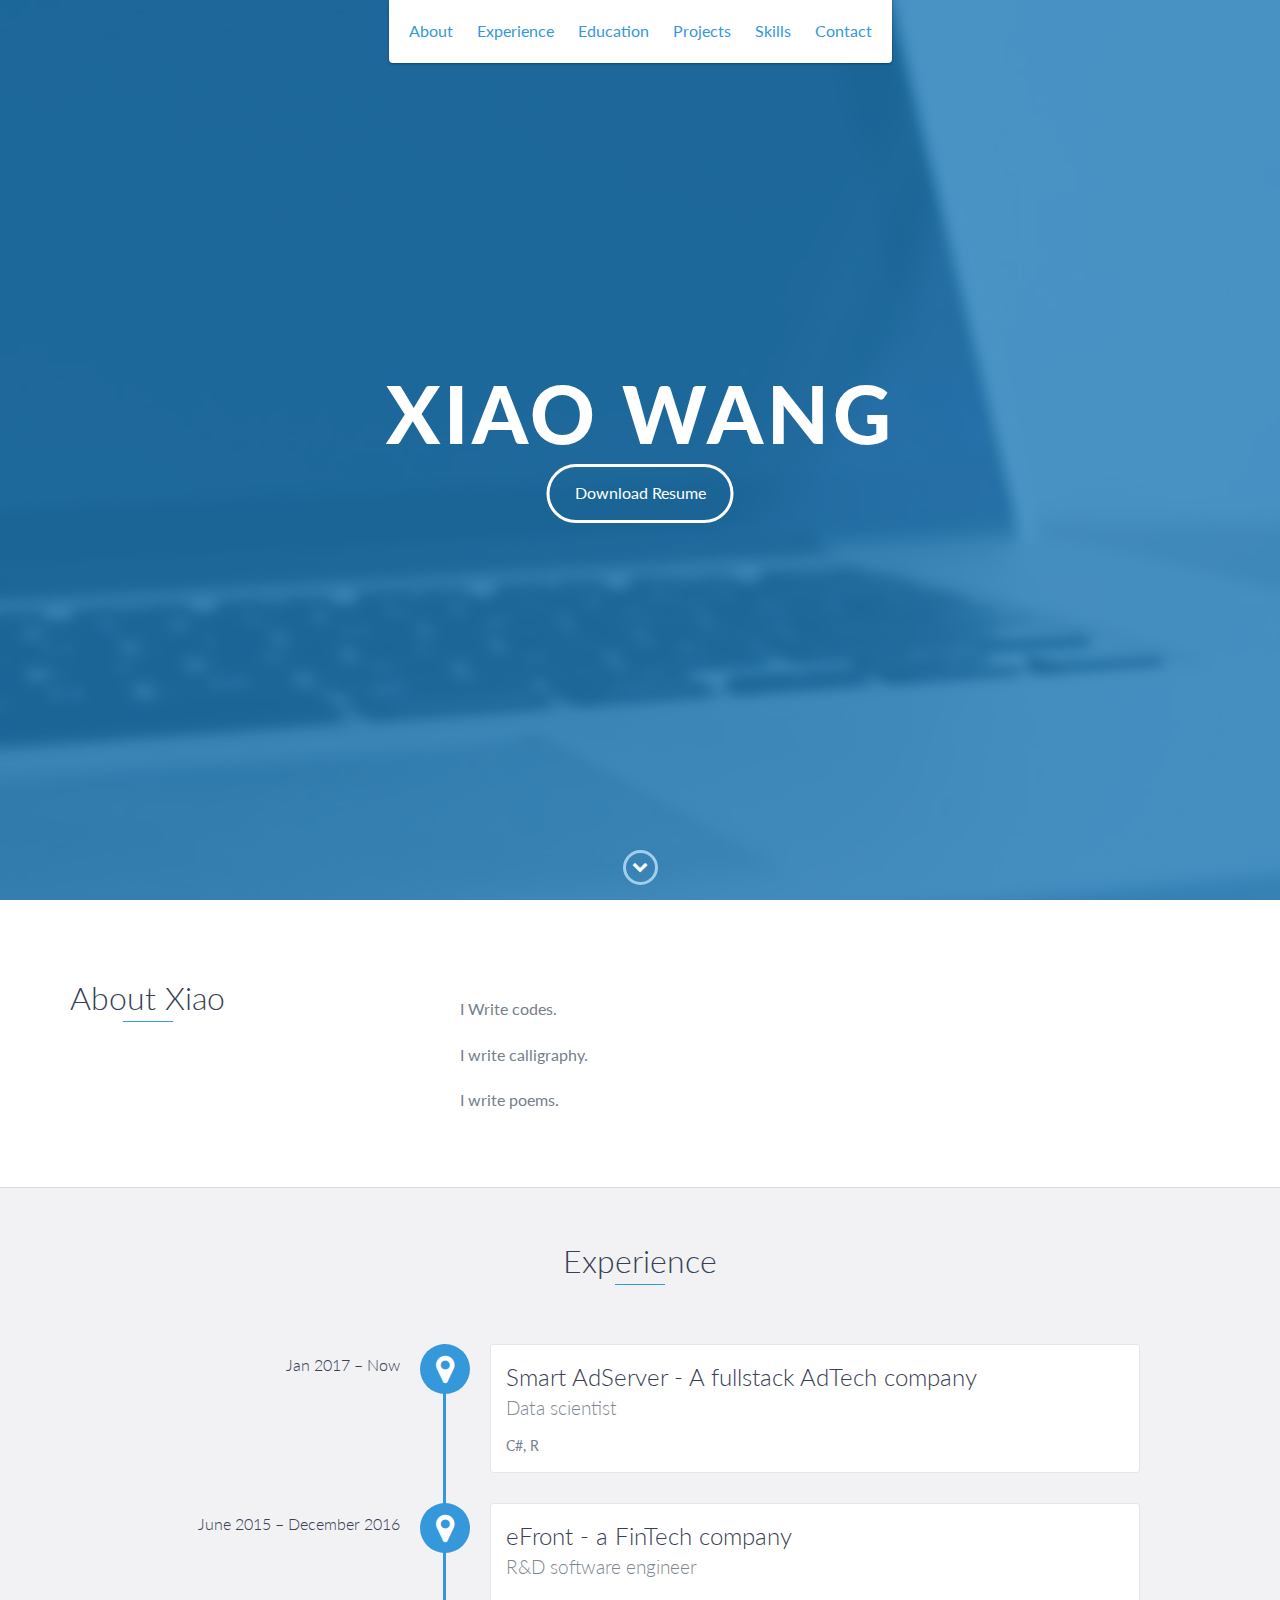
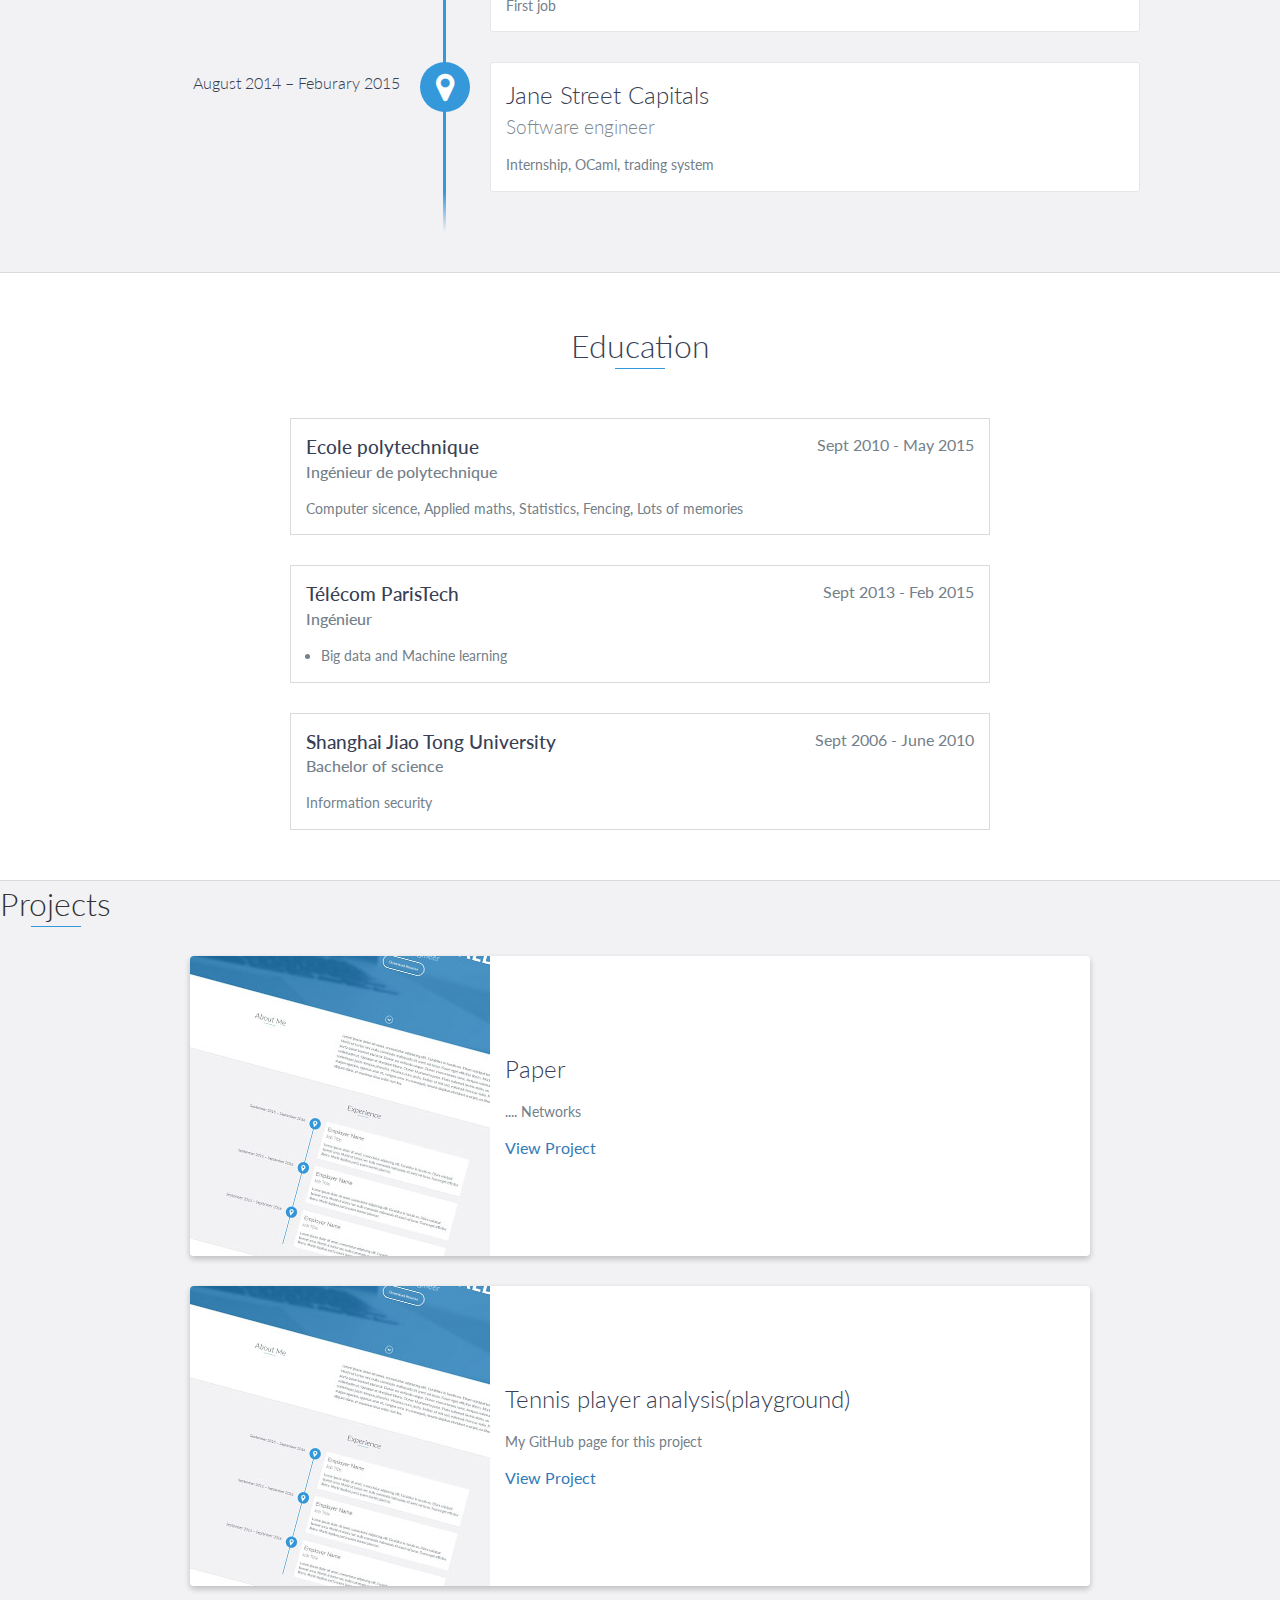
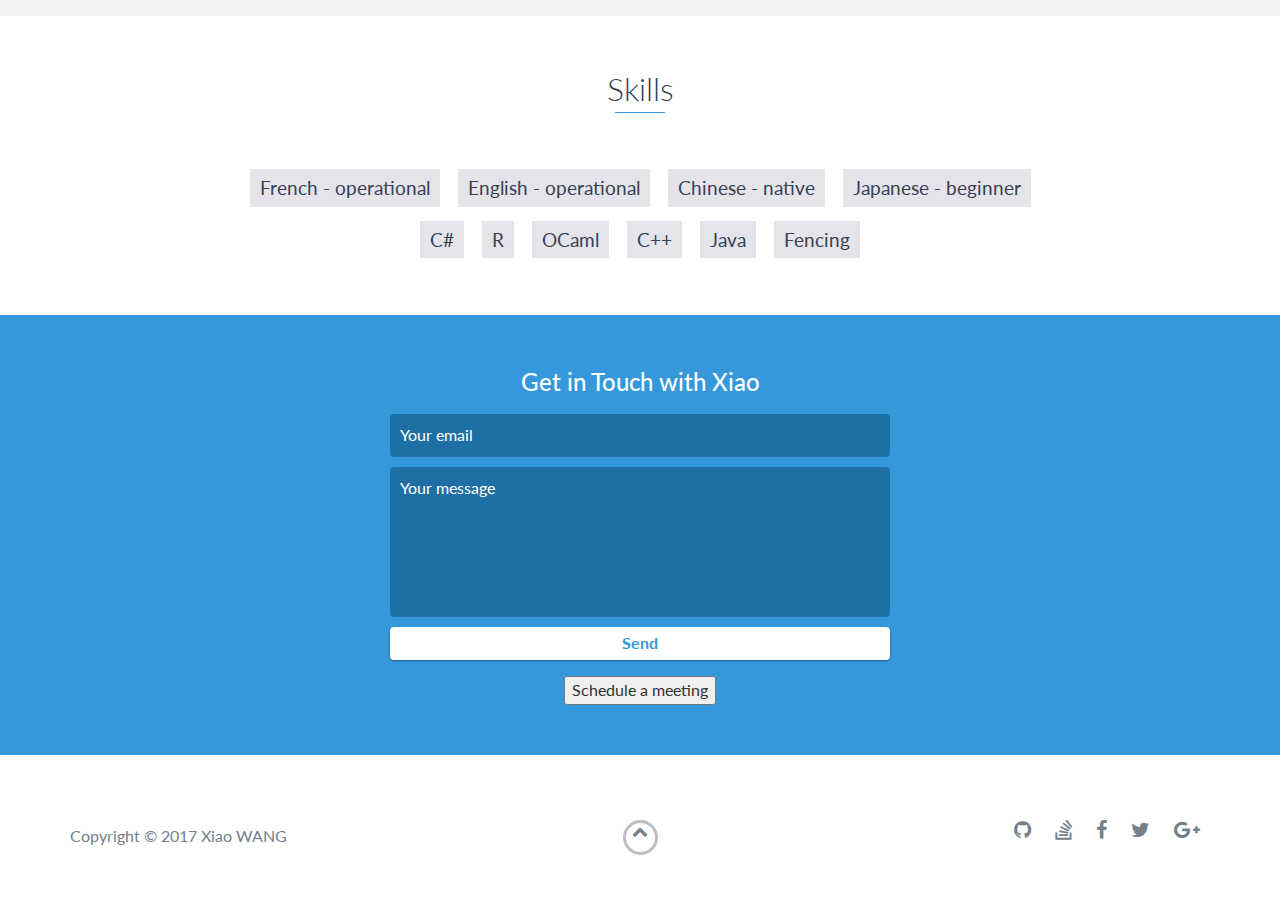
<file: index.html>
<html class="no-js" lang="en">

<head>
    <meta charset="utf-8">
    <meta http-equiv="X-UA-Compatible" content="IE=edge">
    <meta name="viewport" content="width=device-width, initial-scale=1">
    <title>Xiao's Portfolio</title>
	<link rel="shortcut icon" href="favicon.ico" type="image/x-icon">
	<link rel="icon" href="favicon.ico" type="image/x-icon">
    <link href="https://fonts.googleapis.com/css?family=Lato:300,400,700,900" rel="stylesheet">
    <link rel="stylesheet" href="libs/font-awesome/css/font-awesome.min.css">
    <link href="css/bootstrap.min.css" rel="stylesheet">
    <link href="css/styles.css" rel="stylesheet">
</head>

<body>
    <div id="mobile-menu-open" class="shadow-large">
        <i class="fa fa-bars" aria-hidden="true"></i>
    </div>
    <!-- End #mobile-menu-toggle -->
    <header>
        <div id="mobile-menu-close">
            <span>Close</span> <i class="fa fa-times" aria-hidden="true"></i>
        </div>
        <ul id="menu" class="shadow">
            <li>
                <a href="#about">About</a>
            </li>
            <li>
                <a href="#experience">Experience</a>
            </li>
            <li>
                <a href="#education">Education</a>
            </li>
            <li>
                <a href="#projects">Projects</a>
            </li>
            <li>
                <a href="#skills">Skills</a>
            </li>
            <li>
                <a href="#contact">Contact</a>
            </li>
        </ul>
    </header>
    <!-- End header -->

    <div id="lead">
        <div id="lead-content">
            <h1>Xiao WANG</h1>
            <h2></h2>
            <a href="Xiao%20WANG-CV.pdf" download="XiaoWANG-CV.pdf" class="btn-rounded-white">Download Resume</a>
        </div>
        <!-- End #lead-content -->

        <div id="lead-overlay"></div>

        <div id="lead-down">
            <span>
                <i class="fa fa-chevron-down" aria-hidden="true"></i>
            </span>
        </div>
        <!-- End #lead-down -->
    </div>
    <!-- End #lead -->

    <div id="about">
        <div class="container">
            <div class="row">
                <div class="col-md-4">
                    <h2 class="heading">About Xiao</h2>
                </div>
                <div class="col-md-8">
                    <p>
                        <br>I Write codes.</br>
                        <br>I write calligraphy.</br>
                        <br>I write poems. </br>
                    </p>
                </div>
            </div>
        </div>
    </div>
    <!-- End #about -->

    <div id="experience" class="background-alt">
        <h2 class="heading">Experience</h2>
        <div id="experience-timeline">
            <div data-date="Jan 2017 – Now">
                <h3>Smart AdServer - A fullstack AdTech company</h3>
                <h4>Data scientist</h4>
                <p>
                    C#, R
                </p>
            </div>

            <div data-date="June 2015 – December 2016">
                <h3>eFront - a FinTech company</h3>
                <h4>R&D software engineer</h4>
                <p>
                    First job
                </p>
            </div>

            <div data-date="August 2014 – Feburary 2015">
                <h3>Jane Street Capitals </h3>
                <h4>Software engineer</h4>
                <p>
                    Internship, OCaml, trading system
                </p>
            </div>
        </div>
    </div>
    <!-- End #experience -->

    <div id="education">
        <h2 class="heading">Education</h2>
        <div class="education-block">
            <h3>Ecole polytechnique</h3>
            <span class="education-date">Sept 2010 - May 2015</span>
            <h4>Ingénieur de polytechnique</h4>
            <p>
                Computer sicence, Applied maths, Statistics, Fencing, Lots of memories
            </p>
        </div>
        <!-- End .education-block -->

        <div class="education-block">
            <h3>Télécom ParisTech</h3>
            <span class="education-date">Sept 2013 - Feb 2015</span>
            <h4>Ingénieur</h4>
            <ul>
                <li>
                    Big data and Machine learning
                </li>
            </ul>
        </div>

        <div class="education-block">
            <h3>Shanghai Jiao Tong University</h3>
            <span class="education-date">Sept 2006 - June 2010</span>
            <h4>Bachelor of science</h4>
            <p>
                Information security</p>
        </div>
        <!-- End .education-block -->
    </div>
    <!-- End #education -->

    <div id="projects & papers" class="background-alt">
        <h2 class="heading">Projects</h2>
        <div class="container">
            <div class="row">
                <div class="project shadow-large">
                    <div class="project-image">
                        <img src="images/project.jpg" />
                    </div>
                    <!-- End .project-image -->
                    <div class="project-info">
                        <h3>Paper</h3>
                        <p>
                            .... Networks
                        </p>
                        <a href="#">View Project</a>
                    </div>
                    <!-- End .project-info -->
                </div>
                <!-- End .project -->

                <div class="project shadow-large">
                    <div class="project-image">
                        <img src="images/project.jpg" />
                    </div>
                    <!-- End .project-image -->
                    <div class="project-info">
                        <h3>Tennis player analysis(playground)</h3>
                        <p>
                            My GitHub page for this project
                        </p>
                        <a href="https://github.com/wangxiaox10/AtpDataMining">View Project</a>
                    </div>
                    <!-- End .project-info -->
                </div>
                <!-- End .project -->
            </div>
        </div>
    </div>
    <!-- End #projects -->

    <div id="skills">
        <h2 class="heading">Skills</h2>
        <ul>
            <li>French - operational</li>
            <li>English - operational </li>
            <li>Chinese - native</li>
            <li>Japanese - beginner</li>
            <li>C#</li>
            <li>R</li>
            <li>OCaml</li>
            <li>C++</li>
            <li>Java</li>
            <li>Fencing</li>
        </ul>
    </div>
    <!-- End #skills -->

    <div id="contact">
        <h2>Get in Touch with Xiao</h2>
        <div id="contact-form">
            <form method="POST" action="https://formspree.io/cherrywongcn@gmail.com">
                <input type="hidden" name="subject" value="Contact request from Xiao's website" />
                <input type="email" name="replyto" placeholder="Your email" required>
                <textarea name="message" placeholder="Your message" required></textarea>
                <button type="submit">Send</button>
            </form>
        </div>
        <div id="doodle-form">
            <button type="button" onclick="location.href='https://beta.doodle.com/xiaowang'">Schedule a meeting</button>
        </div>
        <!-- End #contact-form -->
    </div>
    <!-- End #contact -->

    <footer>
        <div class="container">
            <div class="row">
                <div class="col-sm-5 copyright">
                    <p>
                        Copyright &copy; 2017 Xiao WANG
                    </p>
                </div>
                <div class="col-sm-2 top">
                    <span id="to-top">
                        <i class="fa fa-chevron-up" aria-hidden="true"></i>
                    </span>
                </div>
                <div class="col-sm-5 social">
                    <ul>
                        <li>
                            <a href="https://github.com/" target="_blank"><i class="fa fa-github" aria-hidden="true"></i></a>
                        </li>
                        <li>
                            <a href="https://stackoverflow.com/" target="_blank"><i class="fa fa-stack-overflow" aria-hidden="true"></i></a>
                        </li>
                        <li>
                            <a href="https://www.facebook.com/" target="_blank"><i class="fa fa-facebook" aria-hidden="true"></i></a>
                        </li>
                        <li>
                            <a href="https://twitter.com/" target="_blank"><i class="fa fa-twitter" aria-hidden="true"></i></a>
                        </li>
                        <li>
                            <a href="https://plus.google.com/" target="_blank"><i class="fa fa-google-plus" aria-hidden="true"></i></a>
                        </li>
                    </ul>
                </div>
            </div>
        </div>
    </footer>
    <!-- End footer -->

    <script src="https://ajax.googleapis.com/ajax/libs/jquery/1.12.4/jquery.min.js"></script>
    <script src="js/scripts.min.js"></script>
</body>

</html>
</file>
<file: css/styles.css>
/*!
    Title: Dev Portfolio Template
    Version: 1.2.1
    Last Change: 08/28/2017
    Author: Ryan Fitzgerald
    Repo: https://github.com/RyanFitzgerald/devportfolio-template
    Issues: https://github.com/RyanFitzgerald/devportfolio-template/issues

    Description: This file contains all the styles associated with the page
    that don't come from third party libraries. This file gets compiled using
    Gulp and send to the /css folder which is then loaded on the page.
*/body{font-family:'Lato', sans-serif;font-size:16px}body.active{overflow:hidden;z-index:-1}.no-js #experience-timeline>div{background:#fff;padding:10px;margin-bottom:10px;border:1px solid #dcd9d9}.no-js #experience-timeline>div h3{font-size:1.5em;font-weight:300;color:#374054;display:inline-block;margin:0}.no-js #experience-timeline>div h4{font-size:1.2em;font-weight:300;color:#7e8890;margin:0 0 15px 0}.no-js #experience-timeline>div p{color:#74808a;font-size:0.9em;margin:0}.no-js #experience-timeline:before,.no-js #experience-timeline:after{content:none}@keyframes dropHeader{0%{transform:translateY(-100%)}100%{transform:translateY(0)}}header{position:absolute;top:0;left:0;right:0;text-align:center;z-index:10;animation-name:dropHeader;animation-iteration-count:1;animation-timing-function:ease;animation-duration:0.75s}header ul{display:inline-block;background:#fff;text-align:center;padding:10px;margin:0;border-bottom-right-radius:4px;border-bottom-left-radius:4px}header li{display:inline-block}header a{display:block;color:#3498db;padding:10px}header a:hover{color:#217dbb;text-decoration:none;background:#eee;border-radius:4px}header a:focus{color:#3498db;text-decoration:none}header.active{display:block}header.sticky{position:fixed;z-index:999}#menu.active{display:block}#mobile-menu-open{display:none;cursor:pointer;position:fixed;right:15px;top:10px;color:#3498db;font-size:1.5em;z-index:20;padding:0 7px;border-radius:4px;background:#fff}#mobile-menu-close{display:none;text-align:right;width:100%;background:#fff;font-size:1.5em;padding-right:15px;padding-top:10px;cursor:pointer;color:#3498db}#mobile-menu-close span{font-size:0.5em;text-transform:uppercase}#mobile-menu-close i{vertical-align:middle}footer{padding:50px 0}.copyright{padding-top:20px}.copyright p{margin:0;color:#74808a}.top{text-align:center}.top span{cursor:pointer;display:block;margin:15px auto 0 auto;width:35px;height:35px;border-radius:50%;border:3px solid #b9bfc4;text-align:center}.top i{color:#74808a}.social{text-align:right}.social ul{margin:5px 0 0 0;padding:0}.social li{display:inline-block;font-size:1.25em;list-style:none}.social a{display:block;color:#74808a;padding:10px}.social a:hover{color:#3498db}.btn-rounded-white{display:inline-block;color:#fff;padding:15px 25px;border:3px solid #fff;border-radius:30px;transition:.5s ease all}.btn-rounded-white:hover{color:#3498db;background:#fff;text-decoration:none}.shadow{box-shadow:0 1px 3px rgba(0,0,0,0.12),0 1px 2px rgba(0,0,0,0.24)}.shadow-large{box-shadow:0 3px 6px rgba(0,0,0,0.08),0 3px 6px rgba(0,0,0,0.15)}.heading{position:relative;display:inline-block;font-size:2em;font-weight:300;margin:0 0 30px 0}.heading:after{position:absolute;content:'';top:100%;height:1px;width:50px;left:0;right:0;margin:0 auto;background:#3498db}.background-alt{background:#f2f2f5}#lead{position:relative;height:100vh;min-height:500px;max-height:1080px;background:url(../images/lead-bg.jpg);background-size:cover;padding:15px;overflow:hidden}#lead-content{position:absolute;z-index:10;top:50%;left:50%;transform:translate(-50%, -50%);text-align:center}#lead-content h1,#lead-content h2{margin:0}#lead-content h1{color:#fff;font-weight:900;font-size:5em;text-transform:uppercase;letter-spacing:0.05em;line-height:0.9em}#lead-content h2{color:#a0cfee;font-weight:500;font-size:2.25em;margin-bottom:15px}#lead-overlay{position:absolute;height:100%;width:100%;top:0;right:0;bottom:0;left:0;background:rgba(33,125,187,0.8);z-index:1}#lead-down{position:absolute;left:0;right:0;width:100%;text-align:center;z-index:10;bottom:15px;color:#fff}#lead-down span{cursor:pointer;display:block;margin:0 auto;width:35px;height:35px;border-radius:50%;border:3px solid #a0cfee;text-align:center}#lead-down i{animation:pulsate 1.5s ease;animation-iteration-count:infinite;padding-top:5px}@keyframes pulsate{0%{transform:scale(1, 1)}50%{transform:scale(1.2, 1.2)}100%{transform:scale(1, 1)}}#about{padding:75px 15px;border-bottom:1px solid #dcd9d9}#about h2{color:#374054}#about p{color:#74808a;margin:0}#experience{padding:50px 15px;text-align:center;border-bottom:1px solid #dcd9d9}#experience h2{color:#374054}#experience-timeline{margin:30px auto 0 auto;position:relative;max-width:1000px}#experience-timeline:before{position:absolute;content:'';top:0;bottom:0;left:303px;right:auto;height:100%;width:3px;background:#3498db;z-index:0}#experience-timeline:after{position:absolute;content:'';width:3px;height:40px;background:#3498db;background:linear-gradient(to bottom, #3498db, rgba(52,152,219,0));top:100%;left:303px}.vtimeline-content{margin-left:350px;background:#fff;border:1px solid #e6e6e6;padding:15px;border-radius:3px;text-align:left}.vtimeline-content h3{font-size:1.5em;font-weight:300;color:#374054;display:inline-block;margin:0}.vtimeline-content h4{font-size:1.2em;font-weight:300;color:#7e8890;margin:0 0 15px 0}.vtimeline-content p{color:#74808a;font-size:0.9em;margin:0}.vtimeline-point{position:relative;display:block;vertical-align:top;margin-bottom:30px}.vtimeline-icon{position:relative;color:#fff;width:50px;height:50px;background:#3498db;border-radius:50%;float:left;z-index:99;margin-left:280px}.vtimeline-icon i{display:block;font-size:2em;margin-top:10px}.vtimeline-date{width:260px;text-align:right;position:absolute;left:0;top:10px;font-weight:300;color:#374054}#education{padding:50px 15px 20px 15px;border-bottom:1px solid #dcd9d9;text-align:center}#education h2{color:#374054;margin-bottom:50px}.education-block{max-width:700px;margin:0 auto 30px auto;padding:15px;border:1px solid #dcd9d9;text-align:left}.education-block h3{font-weight:500;float:left;margin:0;color:#374054}.education-block span{color:#74808a;float:right}.education-block h4{color:#74808a;clear:both;font-weight:500;margin:0 0 15px 0}.education-block p,.education-block ul{margin:0;color:#74808a;font-size:0.9em}.education-block ul{padding:0 0 0 15px}#projects{padding:50px 15px;border-bottom:1px solid #dcd9d9;text-align:center}#projects h2{color:#374054;margin-bottom:50px}.project{position:relative;max-width:900px;margin:0 auto 30px auto;overflow:hidden;background:#fff;border-radius:4px}.project-image{float:left}.project-info{position:absolute;top:50%;transform:translateY(-50%);margin-left:300px;padding:15px}.project-info h3{font-size:1.5em;font-weight:300;color:#374054;margin:0 0 15px 0}.project-info p{color:#74808a;margin:0 0 15px 0;font-size:0.9em}.no-image .project-info{position:relative;margin:0;padding:30px 15px;transform:none}#more-projects{display:none}#skills{padding:50px 15px;text-align:center}#skills h2{color:#374054;margin-bottom:50px}#skills ul{display:block;margin:0 auto;padding:0;max-width:800px}#skills li{display:inline-block;margin:7px;padding:5px 10px;color:#374054;background:#e4e4ea;list-style:none;cursor:default;font-size:1.2em}#contact{padding:50px 15px;background:#3498db;text-align:center}#contact h2{margin:0 0 15px 0;color:#fff;font-weight:500}#contact-form{max-width:500px;margin:0 auto}#contact-form input,#contact-form textarea{display:block;width:100%;padding:10px;border-radius:4px;border:none;margin-bottom:10px;background:#1d6fa5;color:#fff;transition:.5s ease all}#contact-form input::-webkit-input-placeholder,#contact-form textarea::-webkit-input-placeholder{color:#fff}#contact-form input:-moz-placeholder,#contact-form textarea:-moz-placeholder{color:#fff;opacity:1}#contact-form input::-moz-placeholder,#contact-form textarea::-moz-placeholder{color:#fff;opacity:1}#contact-form input:-ms-input-placeholder,#contact-form textarea:-ms-input-placeholder{color:#fff}#contact-form input:focus,#contact-form textarea:focus{outline:none;background:#16527a}#contact-form textarea{height:150px;resize:none}#contact-form button{display:block;width:100%;background:#fff;border-radius:4px;padding:5px 10px;border:none;color:#3498db;font-weight:700;box-shadow:0 1px 3px rgba(0,0,0,0.12),0 1px 2px rgba(0,0,0,0.24);transition:.5s ease all}#contact-form button:hover{box-shadow:0 10px 20px rgba(0,0,0,0.19),0 6px 6px rgba(0,0,0,0.23)}.optional-section{padding:50px 15px;text-align:center;border-top:1px solid #dcd9d9}.optional-section h2{color:#374054}.optional-section-block{max-width:700px;margin:0 auto 30px auto;padding:15px;border:1px solid #dcd9d9;background:#fff;text-align:left}.optional-section-block h3{font-weight:500;margin:0 0 15px 0;color:#374054}.optional-section-block h4{color:#74808a;clear:both;font-weight:500;margin:0 0 15px 0}.optional-section-block p,.optional-section-block ul{margin:0 0 15px 0;color:#74808a;font-size:0.9em}.optional-section-block ul{padding:0 0 0 15px}@media only screen and (max-width: 750px){#experience-timeline:before,#experience-timeline:after{left:23px}.vtimeline-date{width:auto;text-align:left;position:relative;margin-bottom:15px;display:block;margin-left:70px}.vtimeline-icon{margin-left:0}.vtimeline-content{margin-left:70px}}@media only screen and (max-width: 992px){#lead{height:auto;min-height:auto;max-height:auto;padding:100px 15px}#lead-content{position:relative;transform:none;left:auto;top:auto}#lead-content h1{font-size:3em}#lead-content h2{font-size:1.75em}#about{text-align:center}#about p{text-align:left}}@media only screen and (max-width: 768px){header{position:fixed;display:none;z-index:999;animation:none;bottom:0;height:100%}#mobile-menu-open,#mobile-menu-close{display:block}#menu{height:100%;overflow-y:auto;box-shadow:none;border-radius:0;width:100%}#menu li{display:block;margin-bottom:10px}#lead-content h1{font-size:2em}#lead-content h2{font-size:1.3em}#lead-content a{padding:10px 20px}#lead-down{display:none}.education-block h3,.education-block span{float:none}.project-image{display:none}.project-info{position:relative;margin:0;padding:30px 15px;top:auto;transform:none}footer{text-align:center}.social{text-align:center}}@media only screen and (max-width: 480px){#lead-content h1{font-size:1.5em}#lead-content h2{font-size:1em}#lead-content a{font-size:0.9em;padding:5px 10px}}
</file>
